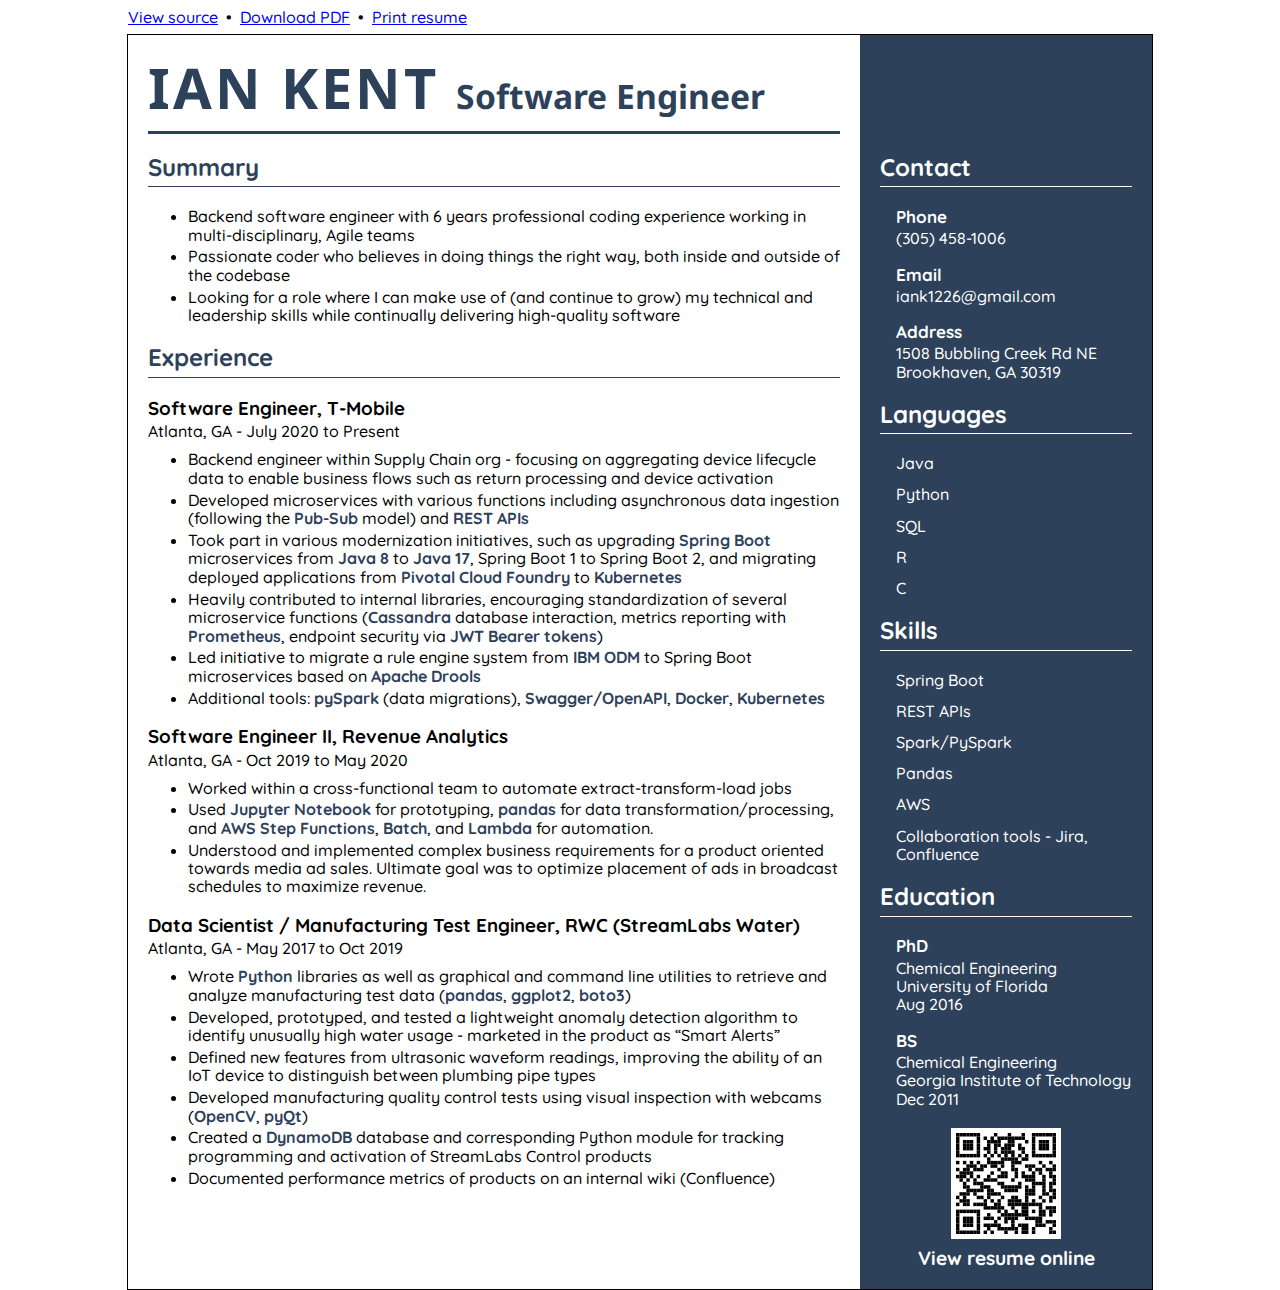
<file: index.html>
<!DOCTYPE html>
<head>
    <meta http-equiv="Content-Type" content="text/html;charset=UTF-8">
    <meta name="viewport" content="width=device-width, initial-scale=1.0">
    <title>Ian Kent's Resume</title>
    <link rel="stylesheet" href="normalize.css">
    <link rel="stylesheet" href="resume.css">
    <meta name="format-detection" content="telephone=no">
</head>

<body>
    <header>
        <a href="https://github.com/idemockle/html-resume">View source</a>
        <span> &#x2022; </span>
        <a href="assets/ian-kent-resume.pdf">Download PDF</a>
        <span> &#x2022; </span>
        <a href="#" id="print-button" onclick="window.print(); return false;">Print resume</a> 
    </header>
    <main id="main-container">
        <section class="sidebar">
            <h1> </h1> <!-- Provide spacing to line Contact up with Summary-->
            <article id="contact-info">
                <h2>Contact</h2>
                <div class="sidebar-content">
                    <article class="sidebar-titled-element">
                        <h3>Phone</h3>
                        <p>(305) 458-1006</p>
                    </article>
                    <article class="sidebar-titled-element">
                        <h3>Email</h3>
                        <p>iank1226@gmail.com</p>
                    </article>
                    <article class="sidebar-titled-element">
                        <h3>Address</h3>
                        <p>1508 Bubbling Creek Rd NE<br>Brookhaven, GA 30319</p>
                    </article>
                </div>
            </article>
            <article id="languages" class="sidebar-toplevel">
                <h2>Languages</h2>
                <div class="sidebar-content">
                    <ul class="sidebar-list">
                        <li>Java</li>
                        <li>Python</li>
                        <li>SQL</li>
                        <li>R</li>
                        <li>C</li>
                    </ul>
                </div>
            </article>
            <article id="tools" class="sidebar-toplevel">
                <h2>Skills</h2>
                <div class="sidebar-content">
                    <ul class="sidebar-list">
                        <li>Spring Boot</li>
                        <li>REST APIs</li>
                        <li>Spark/PySpark</li>
                        <li>Pandas</li>
                        <li>AWS</li>
                        <li>Collaboration tools - Jira, Confluence</li>
                    </ul>
                </div>
            </article>
            <article id="education" class="sidebar-toplevel">
                <h2>Education</h2>
                <div class="sidebar-content">
                    <article class="sidebar-titled-element">
                        <h3>PhD</h3>
                        <p>Chemical Engineering<br>University of Florida<br>Aug 2016</p>
                    </article>
                    <article class="sidebar-titled-element">
                        <h3>BS</h3>
                        <p>Chemical Engineering<br>Georgia Institute of Technology<br>Dec 2011</p>
                    </article>
                </div>
            </article>
            <article id="qr_container">
                <img id="qrcode" src="assets/resume_qr.svg" alt="QR Code" />
                <p>View resume online</p>
            </article>
        </section>

        <section class="main-content">
            <h1>Ian Kent <span id="header-job-title">Software&nbsp;Engineer</span></h1>
            <article id="summary" class="main-toplevel">
                <h2>Summary</h2>
                <ul>
                    <li>Backend software engineer with 6 years professional coding experience working in multi-disciplinary, Agile teams</li>
                    <li>Passionate coder who believes in doing things the right way, both inside and outside of the codebase</li>
                    <li>Looking for a role where I can make use of (and continue to grow) my technical and leadership skills while continually delivering high-quality software</li>
                </ul>
            </article>
            <article id="work-experience" class="main-toplevel">
                <h2>Experience</h2>
                <section id="t-mobile" class="job-info">
                    <h3>Software Engineer, T-Mobile</h3>
                    <p class="job-meta">Atlanta, GA - July 2020 to Present</p>
                    <ul>
                        <li>Backend engineer within Supply Chain org - focusing on aggregating device lifecycle data to enable business flows such as return processing and device activation</li>
                        <li>Developed microservices with various functions including asynchronous data ingestion (following the <strong>Pub-Sub</strong> model) and <strong>REST APIs</strong></li>
                        <li>Took part in various modernization initiatives, such as upgrading <strong>Spring Boot</strong> microservices from <strong>Java 8</strong> to <strong>Java 17</strong>, Spring Boot 1 to Spring Boot 2, and migrating deployed applications from <strong>Pivotal Cloud Foundry</strong> to <strong>Kubernetes</strong></li>
                        <li>Heavily contributed to internal libraries, encouraging standardization of several microservice functions (<strong>Cassandra</strong> database interaction, metrics reporting with <strong>Prometheus</strong>, endpoint security via <strong>JWT Bearer tokens</strong>)</li>
                        <li>Led initiative to migrate a rule engine system from <strong>IBM ODM</strong> to Spring Boot microservices based on <strong>Apache Drools</strong></li>
                        <li>Additional tools: <strong>pySpark</strong> (data migrations), <strong>Swagger/OpenAPI</strong>, <strong>Docker</strong>, <strong>Kubernetes</strong></li>
                    </ul>
                </section>
                <section id="revenue-analytics" class="job-info">
                    <h3>Software Engineer II, Revenue Analytics</h3>
                    <p class="job-meta">Atlanta, GA - Oct 2019 to May 2020</p>
                    <ul>
                        <li>Worked within a cross-functional team to automate extract-transform-load jobs</li>
                        <li>Used <strong>Jupyter Notebook</strong> for prototyping, <strong>pandas</strong> for data transformation/processing, and <strong>AWS Step Functions</strong>, <strong>Batch</strong>, and <strong>Lambda</strong> for automation.</li>
                        <li>Understood and implemented complex business requirements for a product oriented towards media ad sales. Ultimate goal was to optimize placement of ads in broadcast schedules to maximize revenue.</li>
                    </ul>
                </section>
                <section id="rwc" class="job-info">
                    <h3>Data Scientist / Manufacturing Test Engineer, RWC (StreamLabs Water)</h3>
                    <p class="job-meta">Atlanta, GA - May 2017 to Oct 2019</p>
                    <ul>
                        <li>Wrote <strong>Python</strong> libraries as well as graphical and command line utilities to retrieve and analyze manufacturing test data (<strong>pandas</strong>, <strong>ggplot2</strong>, <strong>boto3</strong>)</li>
                        <li>Developed, prototyped, and tested a lightweight anomaly detection algorithm to identify unusually high water usage - marketed in the product as “Smart Alerts”</li>
                        <li>Defined new features from ultrasonic waveform readings, improving the ability of an IoT device to distinguish between plumbing pipe types</li>
                        <li>Developed manufacturing quality control tests using visual inspection with webcams (<strong>OpenCV</strong>, <strong>pyQt</strong>)</li>
                        <li>Created a <strong>DynamoDB</strong> database and corresponding Python module for tracking programming and activation of StreamLabs Control products</li>
                        <li>Documented performance metrics of products on an internal wiki (Confluence)</li>
                    </ul>
                </section>
            </article>
        </section>
    </main>
</body>
</file>
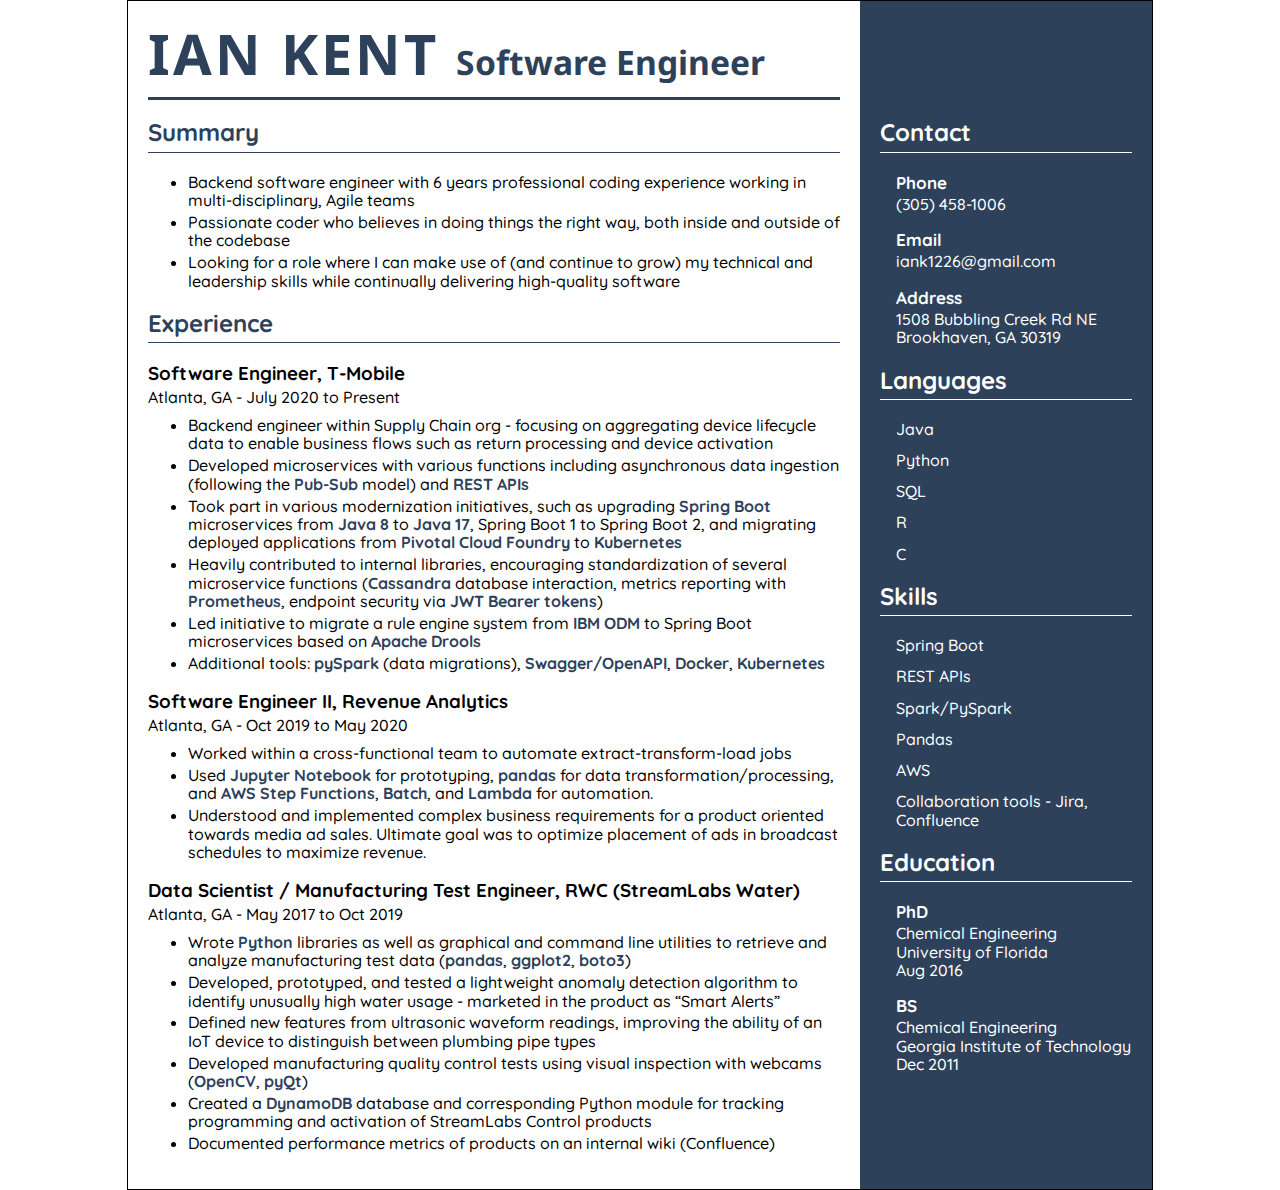
<file: resume.html>
<!DOCTYPE html>
<head>
    <meta http-equiv="Content-Type" content="text/html;charset=UTF-8">
    <meta name="viewport" content="width=device-width, initial-scale=1.0">
    <title>Ian Kent's Resume</title>
    <!-- <link rel="stylesheet" href="meyer-reset.css"> -->
    <link rel="stylesheet" href="normalize.css">
    <link rel="stylesheet" href="resume.css">
</head>

<body>
    <main id="main-container">
        <section class="sidebar">
            <h1> </h1> <!-- Provide spacing to line Contact up with Summary-->
            <article id="contact-info">
                <h2>Contact</h2>
                <div class="sidebar-content">
                    <article class="sidebar-titled-element">
                        <h3>Phone</h3>
                        <p>(305) 458-1006</p>
                    </article>
                    <article class="sidebar-titled-element">
                        <h3>Email</h3>
                        <p>iank1226@gmail.com</p>
                    </article>
                    <article class="sidebar-titled-element">
                        <h3>Address</h3>
                        <p>1508 Bubbling Creek Rd NE<br>Brookhaven, GA 30319</p>
                    </article>
                </div>
            </article>
            <article id="languages" class="sidebar-toplevel">
                <h2>Languages</h2>
                <div class="sidebar-content">
                    <ul class="sidebar-list">
                        <li>Java</li>
                        <li>Python</li>
                        <li>SQL</li>
                        <li>R</li>
                        <li>C</li>
                    </ul>
                </div>
            </article>
            <article id="tools" class="sidebar-toplevel">
                <h2>Skills</h2>
                <div class="sidebar-content">
                    <ul class="sidebar-list">
                        <li>Spring Boot</li>
                        <li>REST APIs</li>
                        <li>Spark/PySpark</li>
                        <li>Pandas</li>
                        <li>AWS</li>
                        <li>Collaboration tools - Jira, Confluence</li>
                    </ul>
                </div>
            </article>
            <article id="education" class="sidebar-toplevel">
                <h2>Education</h2>
                <div class="sidebar-content">
                    <article class="sidebar-titled-element">
                        <h3>PhD</h3>
                        <p>Chemical Engineering<br>University of Florida<br>Aug 2016</p>
                    </article>
                    <article class="sidebar-titled-element">
                        <h3>BS</h3>
                        <p>Chemical Engineering<br>Georgia Institute of Technology<br>Dec 2011</p>
                    </article>
                </div>
            </article>
        </section>

        <section class="main-content">
            <h1>Ian Kent <span id="header-job-title">Software&nbsp;Engineer</span></h1>
            <article id="summary" class="main-toplevel">
                <h2>Summary</h2>
                <ul>
                    <li>Backend software engineer with 6 years professional coding experience working in multi-disciplinary, Agile teams</li>
                    <li>Passionate coder who believes in doing things the right way, both inside and outside of the codebase</li>
                    <li>Looking for a role where I can make use of (and continue to grow) my technical and leadership skills while continually delivering high-quality software</li>
                </ul>
            </article>
            <article id="work-experience" class="main-toplevel">
                <h2>Experience</h2>
                <section id="t-mobile" class="job-info">
                    <h3>Software Engineer, T-Mobile</h3>
                    <p class="job-meta">Atlanta, GA - July 2020 to Present</p>
                    <ul>
                        <li>Backend engineer within Supply Chain org - focusing on aggregating device lifecycle data to enable business flows such as return processing and device activation</li>
                        <li>Developed microservices with various functions including asynchronous data ingestion (following the <strong>Pub-Sub</strong> model) and <strong>REST APIs</strong></li>
                        <li>Took part in various modernization initiatives, such as upgrading <strong>Spring Boot</strong> microservices from <strong>Java 8</strong> to <strong>Java 17</strong>, Spring Boot 1 to Spring Boot 2, and migrating deployed applications from <strong>Pivotal Cloud Foundry</strong> to <strong>Kubernetes</strong></li>
                        <li>Heavily contributed to internal libraries, encouraging standardization of several microservice functions (<strong>Cassandra</strong> database interaction, metrics reporting with <strong>Prometheus</strong>, endpoint security via <strong>JWT Bearer tokens</strong>)</li>
                        <li>Led initiative to migrate a rule engine system from <strong>IBM ODM</strong> to Spring Boot microservices based on <strong>Apache Drools</strong></li>
                        <li>Additional tools: <strong>pySpark</strong> (data migrations), <strong>Swagger/OpenAPI</strong>, <strong>Docker</strong>, <strong>Kubernetes</strong></li>
                    </ul>
                </section>
                <section id="revenue-analytics" class="job-info">
                    <h3>Software Engineer II, Revenue Analytics</h3>
                    <p class="job-meta">Atlanta, GA - Oct 2019 to May 2020</p>
                    <ul>
                        <li>Worked within a cross-functional team to automate extract-transform-load jobs</li>
                        <li>Used <strong>Jupyter Notebook</strong> for prototyping, <strong>pandas</strong> for data transformation/processing, and <strong>AWS Step Functions</strong>, <strong>Batch</strong>, and <strong>Lambda</strong> for automation.</li>
                        <li>Understood and implemented complex business requirements for a product oriented towards media ad sales. Ultimate goal was to optimize placement of ads in broadcast schedules to maximize revenue.</li>
                    </ul>
                </section>
                <section id="rwc" class="job-info">
                    <h3>Data Scientist / Manufacturing Test Engineer, RWC (StreamLabs Water)</h3>
                    <p class="job-meta">Atlanta, GA - May 2017 to Oct 2019</p>
                    <ul>
                        <li>Wrote <strong>Python</strong> libraries as well as graphical and command line utilities to retrieve and analyze manufacturing test data (<strong>pandas</strong>, <strong>ggplot2</strong>, <strong>boto3</strong>)</li>
                        <li>Developed, prototyped, and tested a lightweight anomaly detection algorithm to identify unusually high water usage - marketed in the product as “Smart Alerts”</li>
                        <li>Defined new features from ultrasonic waveform readings, improving the ability of an IoT device to distinguish between plumbing pipe types</li>
                        <li>Developed manufacturing quality control tests using visual inspection with webcams (<strong>OpenCV</strong>, <strong>pyQt</strong>)</li>
                        <li>Created a <strong>DynamoDB</strong> database and corresponding Python module for tracking programming and activation of StreamLabs Control products</li>
                        <li>Documented performance metrics of products on an internal wiki (Confluence)</li>
                    </ul>
                </section>
            </article>
        </section>
    </main>
</body>
</file>
<file: resume.css>
@import url('https://fonts.googleapis.com/css2?family=Noto+Sans:wght@400;700&family=Quicksand:wght@500;700&display=swap');

:root {
    --main-color: #2d415a;
    --sidebar-color: white;
    --max-width: 1024px;
}

body {
    font-size: 16px;
    font-weight: 500;
    font-family: 'Quicksand';
}

strong {
    color: var(--main-color);
}

header {
    max-width: var(--max-width);
    margin: .5em auto;
    font-size: 16px;
}

header span {
    white-space: pre;
}

#main-container {
    display: flex;
    flex-direction: row-reverse;
    max-width: var(--max-width);
    margin: 0 auto;
    border: 1px solid black;
}

.main-content {
    padding: 20px;
}

h1 {
    font-family: 'Noto Sans';
    font-size: 3.5em;
    text-transform: uppercase;
    letter-spacing: .05em;
    margin-top: 0px;
    font-weight: bold;
    margin-bottom: 0;
}

#header-job-title {
    font-size: .6em;
    letter-spacing: normal;
    text-transform: capitalize;
}

h1, h2 {
    padding-bottom: .2em;
    border-bottom-style: solid;
}

h1 {
    border-bottom-width: 3px;
}

h2 {
    border-bottom-width: 1px;
}

h1, .main-content h2 {
    border-bottom-color: var(--main-color);
    color: var(--main-color);
}

.job-info > h3 {
    margin-bottom: 0;
}

.job-meta {
    margin-top: .2em;
    margin-bottom: .6em;
}

.job-info > ul {
    margin-top: 0;
}

.main-content li {
    margin-bottom: .22em;
}

/* --- */

.sidebar {
    padding: 20px;
    background-color: var(--main-color);
    color: var(--sidebar-color);
    flex-shrink: 0;
    flex-grow: 1;
    flex-basis: 252px;
}

.sidebar > h1 {
    white-space: pre;
    user-select: none;
}

.sidebar h2 {
    border-bottom-color: var(--sidebar-color);
}

.sidebar-content {
    padding-left: 1em;
}

.sidebar-titled-element h3 {
    margin-top: 1em;
    margin-bottom: .15em;
    font-size: 106.25%;
}
.sidebar-titled-element p {
    margin-top: 0;
}

.sidebar-list {
    list-style: none;
    padding: 0;
}
.sidebar-list li {
    margin-bottom: .8em;
}

#qr_container p {
    text-align: center;
    margin: 0;
    font-size: 1.2em;
    font-weight: bold;
}

#qrcode {
    background-color: white;
    padding: 5px;
    display: block;
    width: 40%;
    margin: 1.25em auto .5em auto;
}

@media screen and (max-width: 720px) {
    body {
        font-size: 2.22vw;
    }

    .sidebar {
        flex-basis: 35vw;
        flex-grow: 0;
    }

    .main-content, .sidebar {
        padding: 1.25em;
    }

    ul {
        padding-left: 2.5em;
    }
}

@media screen and (max-width: 480px) {
    header {
        width: fit-content;
        margin-left: auto;
        margin-right: auto;
        font-size: 4.1vw;
    }

    .main-content ul {
        font-size: 1.4em;
    }
}

@media print {
    @page {
        size: letter;
        margin: 0;
    }
    
    header {
        display: none;
    }

    #main-container {
        margin: 0;
        border: none;
        height: 11in; /* Explicit height an width needed for mobile browsers */
        width: 8.5in;
        max-width: unset;
        max-height: unset;
        font-size: .81em;
    }

    .main-content {
        flex-shrink: 1;
    }

    .sidebar {
        flex-grow: 0;
        flex-shrink: 0;
        flex-basis: 2.2in;
        min-width: unset;
    }

    #qrcode {
        margin-top: 15%;
    }

    * {
        /* Tell browser to print background colors */
        -webkit-print-color-adjust: exact !important;   /* Chrome, Safari 6 – 15.3, Edge */
        color-adjust: exact !important;                 /* Firefox 48 – 96 */
        print-color-adjust: exact !important;           /* Firefox 97+, Safari 15.4+ */
    }

    body {
        margin: 0; /* Fix print margin for Firefox */
    }
}
</file>
